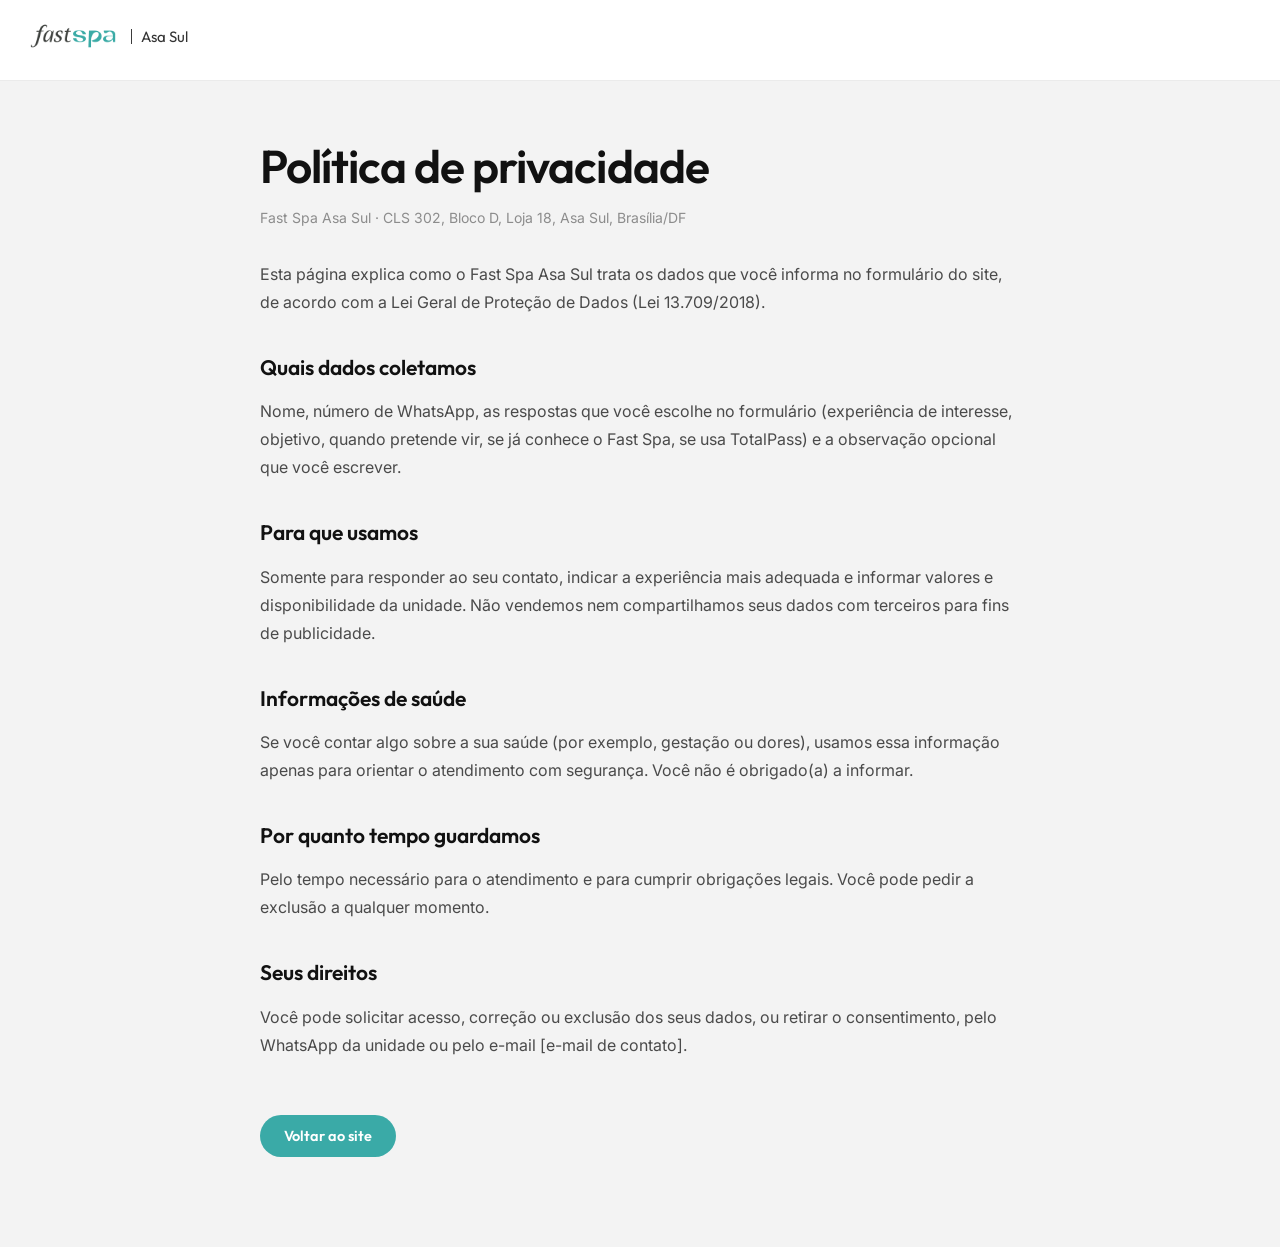
<file: privacidade.html>
<!doctype html>
<html lang="pt-BR">
<head>
  <meta charset="utf-8">
  <meta name="viewport" content="width=device-width, initial-scale=1">
  <title>Política de privacidade · Fast Spa Asa Sul</title>
  <meta name="robots" content="noindex, nofollow">
  <link rel="icon" href="assets/img/favicon.png" type="image/png">
  <link rel="preconnect" href="https://fonts.googleapis.com">
  <link rel="preconnect" href="https://fonts.gstatic.com" crossorigin>
  <link href="https://fonts.googleapis.com/css2?family=Inter:wght@400;500;600&family=Outfit:wght@500;600&display=swap" rel="stylesheet">
  <style>
    body { margin: 0; font: 400 16px/1.75 "Inter", system-ui, sans-serif; color: #4a4a4a; background: #F3F3F3; }
    .top { background: #fff; padding: 22px 24px; border-bottom: 1px solid rgba(0,0,0,.08); }
    .top a { display: inline-flex; align-items: center; text-decoration: none; }
    .top img { height: 28px; }
    .top span { margin-left: 9px; padding-left: 9px; border-left: 1.5px solid #3b3b3b; font: 400 15px/1 "Outfit", sans-serif; color: #333; }
    main { max-width: 760px; margin: 0 auto; padding: 60px 24px 90px; }
    h1 { font: 600 clamp(32px, 5vw, 46px)/1.1 "Outfit", sans-serif; color: #111; letter-spacing: -.02em; margin: 0 0 10px; }
    h2 { font: 600 21px/1.3 "Outfit", sans-serif; color: #111; margin: 38px 0 8px; }
    .meta { color: #8c8c8c; font-size: 14px; margin-bottom: 30px; }
    a { color: #2C8F8C; }
    .back { display: inline-block; margin-top: 40px; padding: 14px 24px; border-radius: 999px; background: #3AAAA7; color: #fff; text-decoration: none; font: 600 14.5px/1 "Outfit", sans-serif; }
  </style>
</head>
<body>
  <header class="top"><a href="index.html"><img src="assets/img/logo.png" alt="Fast Spa"><span>Asa Sul</span></a></header>
  <main>
    <h1>Política de privacidade</h1>
    <p class="meta">Fast Spa Asa Sul · CLS 302, Bloco D, Loja 18, Asa Sul, Brasília/DF</p>

    <p>Esta página explica como o Fast Spa Asa Sul trata os dados que você informa no formulário do site, de acordo com a Lei Geral de Proteção de Dados (Lei 13.709/2018).</p>

    <h2>Quais dados coletamos</h2>
    <p>Nome, número de WhatsApp, as respostas que você escolhe no formulário (experiência de interesse, objetivo, quando pretende vir, se já conhece o Fast Spa, se usa TotalPass) e a observação opcional que você escrever.</p>

    <h2>Para que usamos</h2>
    <p>Somente para responder ao seu contato, indicar a experiência mais adequada e informar valores e disponibilidade da unidade. Não vendemos nem compartilhamos seus dados com terceiros para fins de publicidade.</p>

    <h2>Informações de saúde</h2>
    <p>Se você contar algo sobre a sua saúde (por exemplo, gestação ou dores), usamos essa informação apenas para orientar o atendimento com segurança. Você não é obrigado(a) a informar.</p>

    <h2>Por quanto tempo guardamos</h2>
    <p>Pelo tempo necessário para o atendimento e para cumprir obrigações legais. Você pode pedir a exclusão a qualquer momento.</p>

    <h2>Seus direitos</h2>
    <p>Você pode solicitar acesso, correção ou exclusão dos seus dados, ou retirar o consentimento, pelo WhatsApp da unidade ou pelo e-mail [e-mail de contato].</p>

    <a class="back" href="index.html">Voltar ao site</a>
  </main>
</body>
</html>
</file>
